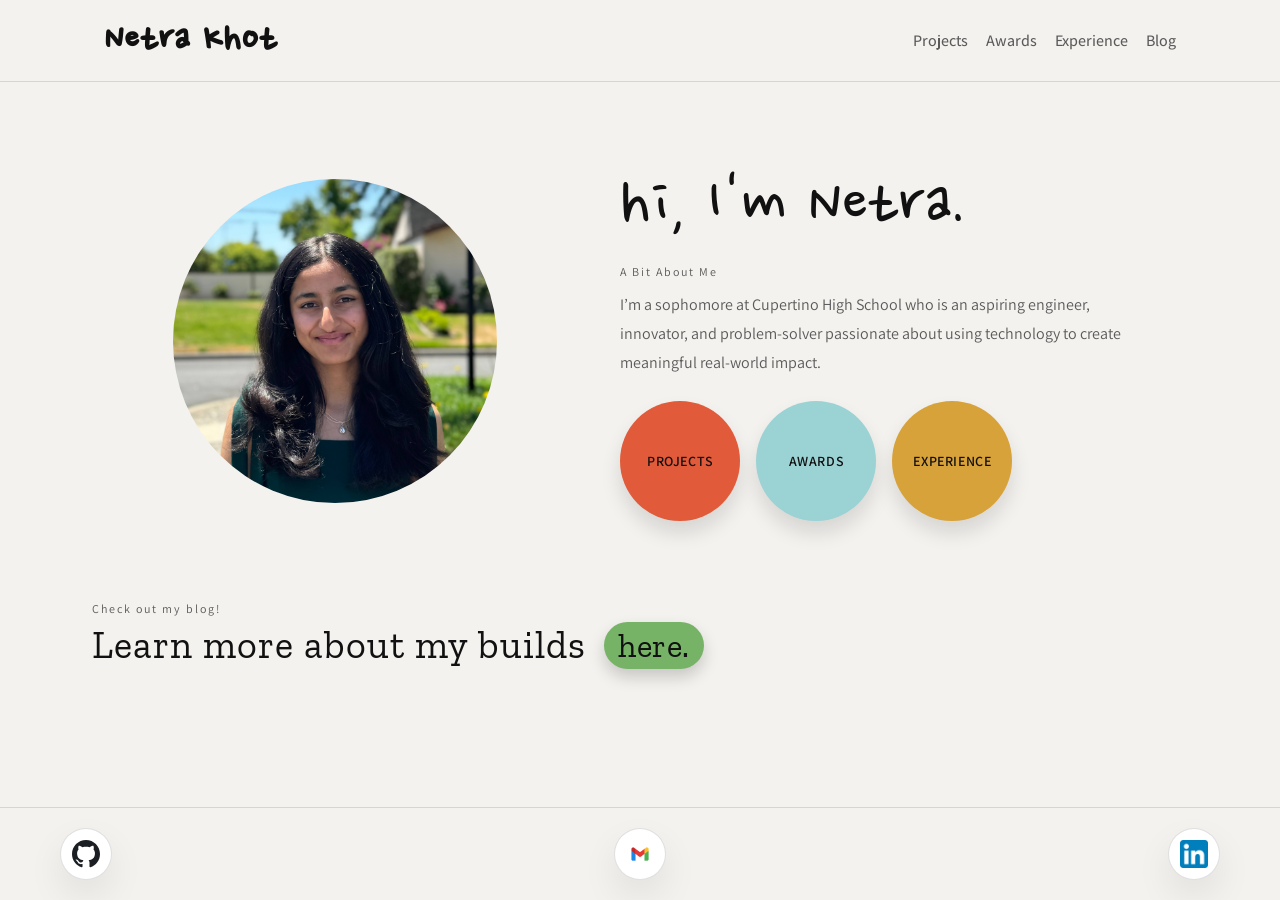
<file: docs/index.html>
<!DOCTYPE html>
<html lang="en">
<head>
  <meta charset="UTF-8">
  <meta name="viewport" content="width=device-width, initial-scale=1.0">
  <meta name="description" content="Netra Khot personal website with projects, awards, and experiences.">
  <title>Netra Khot</title>
  <link rel="icon" type="image/svg+xml" href="data:image/svg+xml,%3Csvg xmlns='http://www.w3.org/2000/svg' width='16' height='16' viewBox='0 0 16 16'%3E%3Crect width='16' height='16' fill='%23000000'/%3E%3Ctext x='3' y='11' font-size='9' fill='%23ffffff'%3Enk%3C/text%3E%3C/svg%3E">
  <link rel="preconnect" href="https://fonts.googleapis.com">
  <link rel="preconnect" href="https://fonts.gstatic.com" crossorigin>
  <link href="https://fonts.googleapis.com/css2?family=Assistant:wght@400;500;600;700&family=Nanum+Pen+Script&family=Saira:wght@400;500;600;700&family=Zilla+Slab:wght@400;600&display=swap" rel="stylesheet">
  <link rel="stylesheet" href="css/styles.css">
</head>
<body>
  <div class="page">
    <nav class="top-nav">
      <div class="top-nav-inner">
        <div class="logo"><span class="nav-current" aria-current="page">Netra Khot</span></div>
        <div class="nav-links">
          <a href="projects.html">Projects</a>
          <a href="awards.html">Awards</a>
          <a href="experience.html">Experience</a>
          <a href="blog.html">Blog</a>
        </div>
      </div>
    </nav>

    <header class="hero" id="top">
      <img class="hero-photo" src="images/netrakhot.png" alt="Portrait of Netra Khot">
      <div class="hero-content">
        <h1>hi, I'm Netra.</h1>
        <p class="hero-kicker">A Bit About Me</p>
        <p class="hero-body">I’m a sophomore at Cupertino High School who is an aspiring engineer, innovator, 
          and problem-solver passionate about using technology to create meaningful real-world impact.
</p>
        <div class="hero-actions">
          <a class="button projects" href="projects.html">Projects</a>
          <a class="button contact" href="awards.html">Awards</a>
          <a class="button resume" href="experience.html">Experience</a>
        </div>
      </div>
    </header>

    <section id="about" class="section">
      <div class="section-header">
        <p class="section-kicker">Check out my blog!</p>
        <h2>
          Learn more about my builds
          <a class="inline-button" href="blog.html">here.</a>
        </h2>
      </div>
      <p class="section-body"></p>
    </section>


    <section id="contact" class="section contact">
      <div class="contact-icons" aria-label="Social links">
        <a class="contact-icon" href="https://github.com/moonleaf1" aria-label="GitHub" target="_blank" rel="noopener">
          <img src="images/icon-github.svg" alt="" loading="lazy">
        </a>
        <a class="contact-icon" href="https://mail.google.com/mail/?view=cm&fs=1&to=netraaqua@gmail.com" aria-label="Email" target="_blank" rel="noopener">
          <img class="icon-gmail" src="images/icon-gmail.png" alt="" loading="lazy">
        </a>
        <a class="contact-icon" href="https://www.linkedin.com" aria-label="LinkedIn" target="_blank" rel="noopener">
          <img src="images/icon-linkedin.png" alt="" loading="lazy">
        </a>
      </div>
    </section>
  </div>
  <script>
    window.addEventListener("load", () => {
      window.scrollTo(0, 0);
    });
  </script>
</body>
</html>
</file>
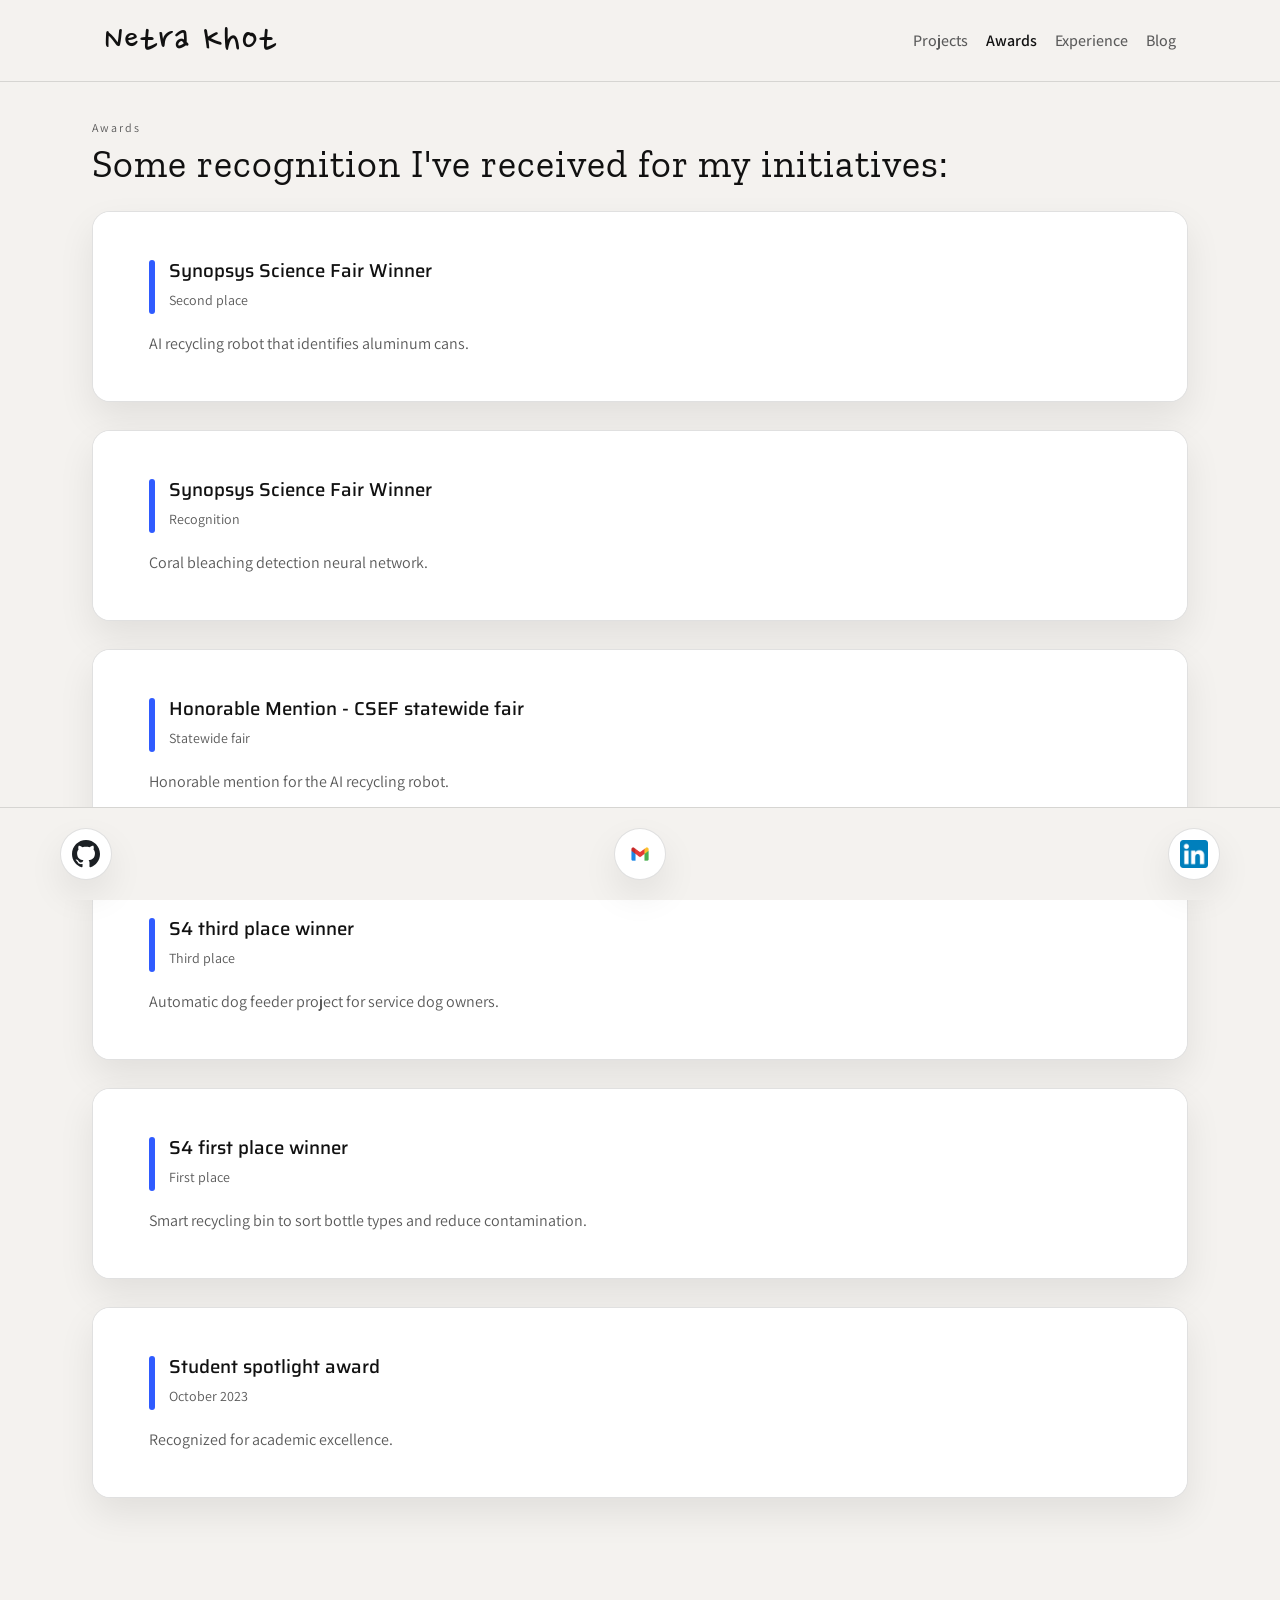
<file: docs/awards.html>
<!DOCTYPE html>
<html lang="en">
<head>
  <meta charset="UTF-8">
  <meta name="viewport" content="width=device-width, initial-scale=1.0">
  <meta name="description" content="Awards and recognition for Netra Khot.">
  <title>Awards | Netra Khot</title>
  <link rel="icon" type="image/svg+xml" href="data:image/svg+xml,%3Csvg xmlns='http://www.w3.org/2000/svg' width='16' height='16' viewBox='0 0 16 16'%3E%3Crect width='16' height='16' fill='%23000000'/%3E%3Ctext x='3' y='11' font-size='9' fill='%23ffffff'%3Enk%3C/text%3E%3C/svg%3E">
  <link rel="preconnect" href="https://fonts.googleapis.com">
  <link rel="preconnect" href="https://fonts.gstatic.com" crossorigin>
  <link href="https://fonts.googleapis.com/css2?family=Assistant:wght@400;500;600;700&family=Nanum+Pen+Script&family=Saira:wght@400;500;600;700&family=Zilla+Slab:wght@400;600&display=swap" rel="stylesheet">
  <link rel="stylesheet" href="css/styles.css">
</head>
<body class="awards">
  <div class="page">
    <nav class="top-nav">
      <div class="top-nav-inner">
        <div class="logo"><a href="index.html">Netra Khot</a></div>
        <div class="nav-links">
          <a href="projects.html">Projects</a>
          <span class="nav-current" aria-current="page">Awards</span>
          <a href="experience.html">Experience</a>
          <a href="blog.html">Blog</a>
        </div>
      </div>
    </nav>

    <section id="awards" class="section">
      <div class="section-header">
        <p class="section-kicker">Awards</p>
        <h2>Some recognition I've received for my initiatives:</h2>
      </div>
      <div class="projects-stack">
        <article class="project-panel reveal" style="--delay: 0.1s;">
          <div class="project-copy">
            <div class="project-title">
              <span class="project-bar" aria-hidden="true"></span>
              <div>
                <h3>Synopsys Science Fair Winner</h3>
                <p class="muted">Second place</p>
              </div>
            </div>
            <p>AI recycling robot that identifies aluminum cans.</p>
          </div>
        </article>
        <article class="project-panel reveal" style="--delay: 0.2s;">
          <div class="project-copy">
            <div class="project-title">
              <span class="project-bar" aria-hidden="true"></span>
              <div>
                <h3>Synopsys Science Fair Winner</h3>
                <p class="muted">Recognition</p>
              </div>
            </div>
            <p>Coral bleaching detection neural network.</p>
          </div>
        </article>
        <article class="project-panel reveal" style="--delay: 0.3s;">
          <div class="project-copy">
            <div class="project-title">
              <span class="project-bar" aria-hidden="true"></span>
              <div>
                <h3>Honorable Mention - CSEF statewide fair</h3>
                <p class="muted">Statewide fair</p>
              </div>
            </div>
            <p>Honorable mention for the AI recycling robot.</p>
          </div>
        </article>
        <article class="project-panel reveal" style="--delay: 0.4s;">
          <div class="project-copy">
            <div class="project-title">
              <span class="project-bar" aria-hidden="true"></span>
              <div>
                <h3>S4 third place winner</h3>
                <p class="muted">Third place</p>
              </div>
            </div>
            <p>Automatic dog feeder project for service dog owners.</p>
          </div>
        </article>
        <article class="project-panel reveal" style="--delay: 0.5s;">
          <div class="project-copy">
            <div class="project-title">
              <span class="project-bar" aria-hidden="true"></span>
              <div>
                <h3>S4 first place winner</h3>
                <p class="muted">First place</p>
              </div>
            </div>
            <p>Smart recycling bin to sort bottle types and reduce contamination.</p>
          </div>
        </article>
        <article class="project-panel reveal" style="--delay: 0.6s;">
          <div class="project-copy">
            <div class="project-title">
              <span class="project-bar" aria-hidden="true"></span>
              <div>
                <h3>Student spotlight award</h3>
                <p class="muted">October 2023</p>
              </div>
            </div>
            <p>Recognized for academic excellence.</p>
          </div>
        </article>
      </div>
    </section>
    <section id="contact" class="section contact">
      <div class="contact-icons" aria-label="Social links">
        <a class="contact-icon" href="https://github.com/moonleaf1" aria-label="GitHub" target="_blank" rel="noopener">
          <img src="images/icon-github.svg" alt="" loading="lazy">
        </a>
        <a class="contact-icon" href="https://mail.google.com/mail/?view=cm&fs=1&to=netraaqua@gmail.com" aria-label="Email" target="_blank" rel="noopener">
          <img class="icon-gmail" src="images/icon-gmail.png" alt="" loading="lazy">
        </a>
        <a class="contact-icon" href="https://www.linkedin.com/in/netra-khot-783b143a1/" aria-label="LinkedIn" target="_blank" rel="noopener">
          <img src="images/icon-linkedin.png" alt="" loading="lazy">
        </a>
      </div>
    </section>
  </div>
  <script>
    window.addEventListener("load", () => {
      window.scrollTo(0, 0);
    });
  </script>
</body>
</html>
</file>
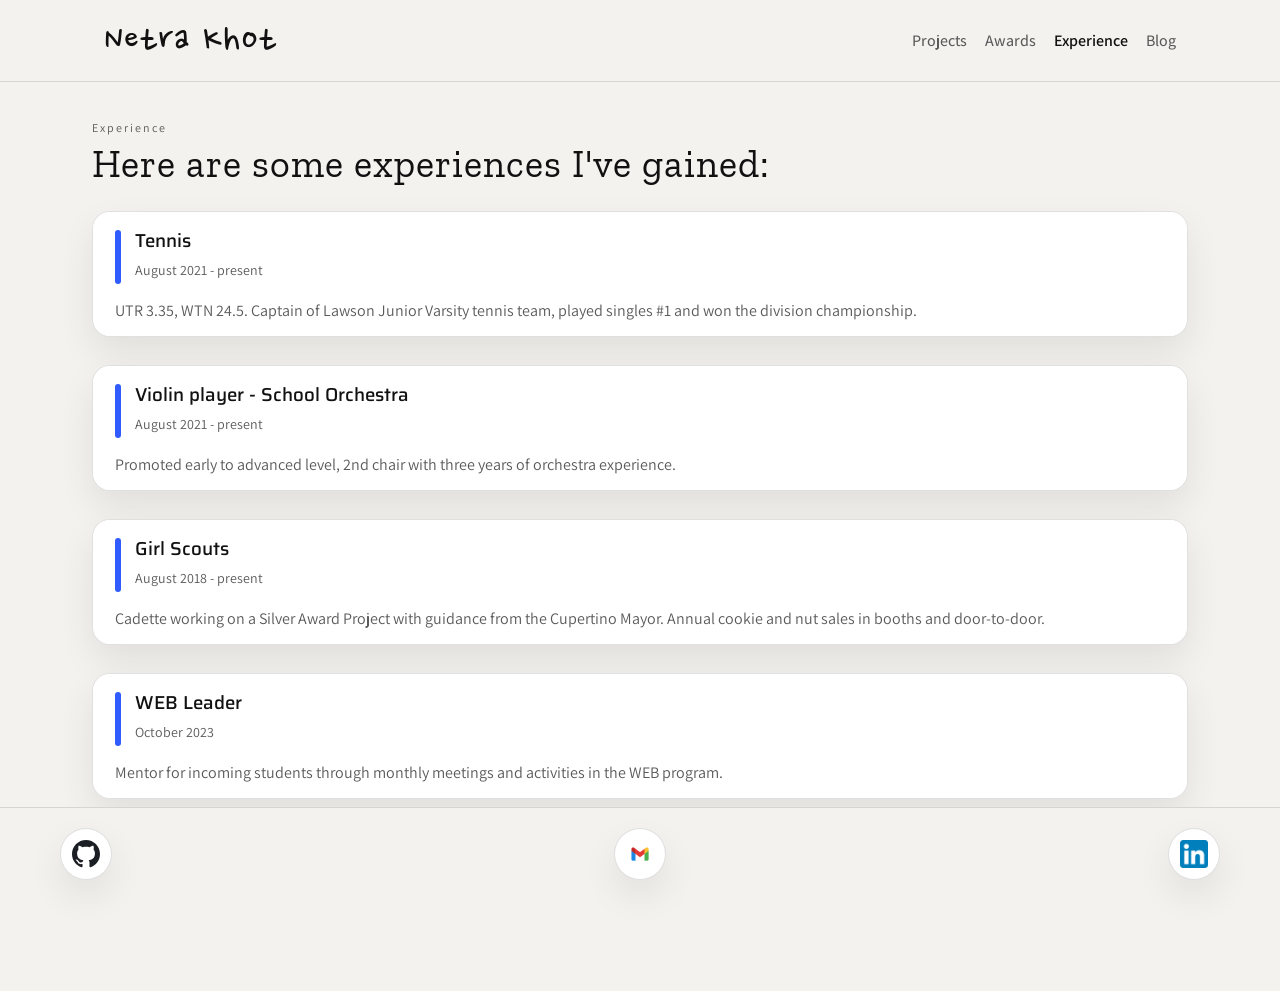
<file: docs/experience.html>
<!DOCTYPE html>
<html lang="en">
<head>
  <meta charset="UTF-8">
  <meta name="viewport" content="width=device-width, initial-scale=1.0">
  <meta name="description" content="Experience highlights for Netra Khot.">
  <title>Experience | Netra Khot</title>
  <link rel="icon" type="image/svg+xml" href="data:image/svg+xml,%3Csvg xmlns='http://www.w3.org/2000/svg' width='16' height='16' viewBox='0 0 16 16'%3E%3Crect width='16' height='16' fill='%23000000'/%3E%3Ctext x='3' y='11' font-size='9' fill='%23ffffff'%3Enk%3C/text%3E%3C/svg%3E">
  <link rel="preconnect" href="https://fonts.googleapis.com">
  <link rel="preconnect" href="https://fonts.gstatic.com" crossorigin>
  <link href="https://fonts.googleapis.com/css2?family=Assistant:wght@400;500;600;700&family=Nanum+Pen+Script&family=Saira:wght@400;500;600;700&family=Zilla+Slab:wght@400;600&display=swap" rel="stylesheet">
  <link rel="stylesheet" href="css/styles.css">
</head>
<body class="experience">
  <div class="page">
    <nav class="top-nav">
      <div class="top-nav-inner">
        <div class="logo"><a href="index.html">Netra Khot</a></div>
        <div class="nav-links">
          <a href="projects.html">Projects</a>
          <a href="awards.html">Awards</a>
          <span class="nav-current" aria-current="page">Experience</span>
          <a href="blog.html">Blog</a>
        </div>
      </div>
    </nav>

    <section id="experience" class="section">
      <div class="section-header">
        <p class="section-kicker">Experience</p>
        <h2>Here are some experiences I've gained:</h2>
      </div>
      <div class="projects-stack">
        <article class="project-panel reveal" style="--delay: 0.1s;">
          <div class="project-copy">
            <div class="project-title">
              <span class="project-bar" aria-hidden="true"></span>
              <div>
                <h3>Tennis</h3>
                <p class="muted">August 2021 - present</p>
              </div>
            </div>
            <p>UTR 3.35, WTN 24.5. Captain of Lawson Junior Varsity tennis team, played singles #1 and won the division championship.</p>
          </div>
          <div class="project-media">
            <img src="images/exp-tennis.svg" alt="Illustration of tennis experience">
          </div>
        </article>
        <article class="project-panel reveal" style="--delay: 0.2s;">
          <div class="project-copy">
            <div class="project-title">
              <span class="project-bar" aria-hidden="true"></span>
              <div>
                <h3>Violin player - School Orchestra</h3>
                <p class="muted">August 2021 - present</p>
              </div>
            </div>
            <p>Promoted early to advanced level, 2nd chair with three years of orchestra experience.</p>
          </div>
          <div class="project-media">
            <img src="images/exp-violin.svg" alt="Illustration of violin experience">
          </div>
        </article>
        <article class="project-panel reveal" style="--delay: 0.3s;">
          <div class="project-copy">
            <div class="project-title">
              <span class="project-bar" aria-hidden="true"></span>
              <div>
                <h3>Girl Scouts</h3>
                <p class="muted">August 2018 - present</p>
              </div>
            </div>
            <p>Cadette working on a Silver Award Project with guidance from the Cupertino Mayor. Annual cookie and nut sales in booths and door-to-door.</p>
          </div>
          <div class="project-media">
            <img src="images/exp-girl-scouts.svg" alt="Illustration of Girl Scouts experience">
          </div>
        </article>
        <article class="project-panel reveal" style="--delay: 0.4s;">
          <div class="project-copy">
            <div class="project-title">
              <span class="project-bar" aria-hidden="true"></span>
              <div>
                <h3>WEB Leader</h3>
                <p class="muted">October 2023</p>
              </div>
            </div>
            <p>Mentor for incoming students through monthly meetings and activities in the WEB program.</p>
          </div>
          <div class="project-media">
            <img src="images/exp-web-leader.svg" alt="Illustration of WEB Leader experience">
          </div>
        </article>
      </div>
    </section>
    <section id="contact" class="section contact">
      <div class="contact-icons" aria-label="Social links">
        <a class="contact-icon" href="https://github.com/moonleaf1" aria-label="GitHub" target="_blank" rel="noopener">
          <img src="images/icon-github.svg" alt="" loading="lazy">
        </a>
        <a class="contact-icon" href="https://mail.google.com/mail/?view=cm&fs=1&to=netraaqua@gmail.com" aria-label="Email" target="_blank" rel="noopener">
          <img class="icon-gmail" src="images/icon-gmail.png" alt="" loading="lazy">
        </a>
        <a class="contact-icon" href="https://www.linkedin.com" aria-label="LinkedIn" target="_blank" rel="noopener">
          <img src="images/icon-linkedin.png" alt="" loading="lazy">
        </a>
      </div>
    </section>
  </div>
  <script>
    window.addEventListener("load", () => {
      window.scrollTo(0, 0);
    });
  </script>
</body>
</html>
</file>
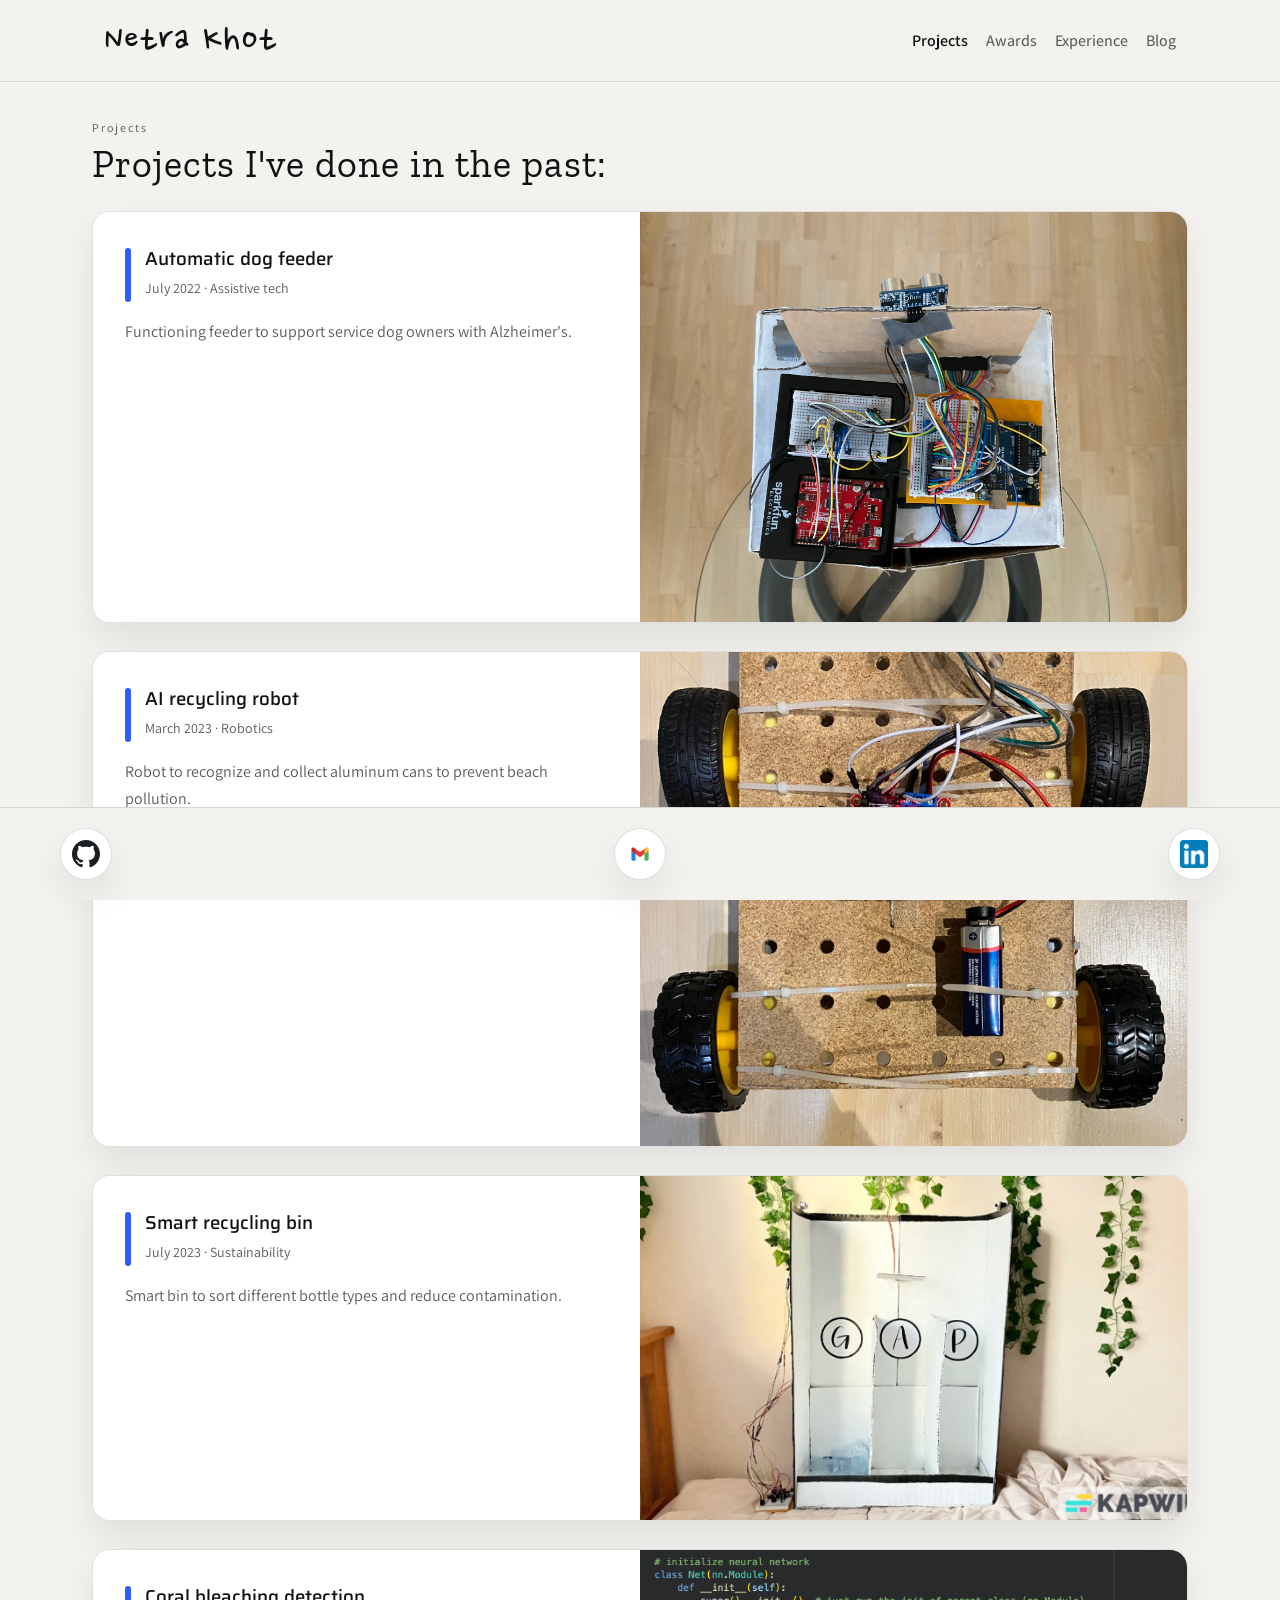
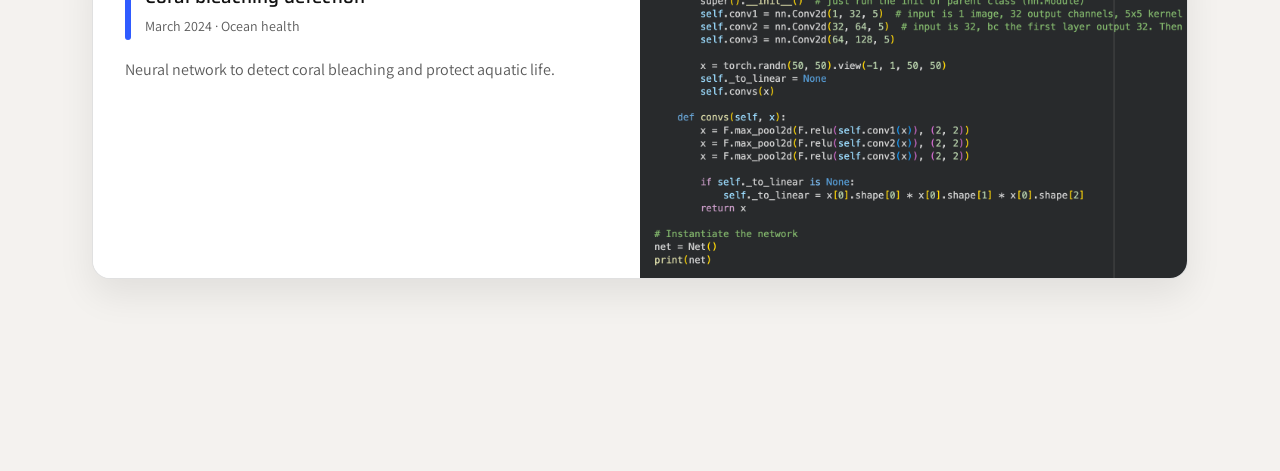
<file: docs/projects.html>
<!DOCTYPE html>
<html lang="en">
<head>
  <meta charset="UTF-8">
  <meta name="viewport" content="width=device-width, initial-scale=1.0">
  <meta name="description" content="Projects by Netra Khot.">
  <title>Projects | Netra Khot</title>
  <link rel="icon" type="image/svg+xml" href="data:image/svg+xml,%3Csvg xmlns='http://www.w3.org/2000/svg' width='16' height='16' viewBox='0 0 16 16'%3E%3Crect width='16' height='16' fill='%23000000'/%3E%3Ctext x='3' y='11' font-size='9' fill='%23ffffff'%3Enk%3C/text%3E%3C/svg%3E">
  <link rel="preconnect" href="https://fonts.googleapis.com">
  <link rel="preconnect" href="https://fonts.gstatic.com" crossorigin>
  <link href="https://fonts.googleapis.com/css2?family=Assistant:wght@400;500;600;700&family=Nanum+Pen+Script&family=Saira:wght@400;500;600;700&family=Zilla+Slab:wght@400;600&display=swap" rel="stylesheet">
  <link rel="stylesheet" href="css/styles.css">
</head>
<body>
  <div class="page">
    <nav class="top-nav">
      <div class="top-nav-inner">
        <div class="logo"><a href="index.html">Netra Khot</a></div>
        <div class="nav-links">
          <span class="nav-current" aria-current="page">Projects</span>
          <a href="awards.html">Awards</a>
          <a href="experience.html">Experience</a>
          <a href="blog.html">Blog</a>
        </div>
      </div>
    </nav>

    <section id="projects" class="section">
      <div class="section-header">
        <p class="section-kicker">Projects</p>
        <h2>Projects I've done in the past:</h2>
      </div>
      <div class="projects-stack">
        <article class="project-panel reveal" style="--delay: 0.1s;">
          <div class="project-copy">
            <div class="project-title">
              <span class="project-bar" aria-hidden="true"></span>
              <div>
                <h3>Automatic dog feeder</h3>
                <p class="muted">July 2022 · Assistive tech</p>
              </div>
            </div>
            <p>Functioning feeder to support service dog owners with Alzheimer's.</p>
          </div>
          <div class="project-media">
            <img src="images/project-dog-feeder.jpg" alt="Illustration of an automatic dog feeder project">
          </div>
        </article>
        <article class="project-panel reveal" style="--delay: 0.2s;">
          <div class="project-copy">
            <div class="project-title">
              <span class="project-bar" aria-hidden="true"></span>
              <div>
                <h3>AI recycling robot</h3>
                <p class="muted">March 2023 · Robotics</p>
              </div>
            </div>
            <p>Robot to recognize and collect aluminum cans to prevent beach pollution.</p>
          </div>
          <div class="project-media">
            <img src="images/recyclingCar.jpg" alt="Illustration of an AI recycling robot project">
          </div>
        </article>
        <article class="project-panel reveal" style="--delay: 0.3s;">
          <div class="project-copy">
            <div class="project-title">
              <span class="project-bar" aria-hidden="true"></span>
              <div>
                <h3>Smart recycling bin</h3>
                <p class="muted">July 2023 · Sustainability</p>
              </div>
            </div>
            <p>Smart bin to sort different bottle types and reduce contamination.</p>
          </div>
          <div class="project-media">
            <img src="images/recyclingBin.png" alt="Illustration of a smart recycling bin project">
          </div>
        </article>
        <article class="project-panel reveal" style="--delay: 0.4s;">
          <div class="project-copy">
            <div class="project-title">
              <span class="project-bar" aria-hidden="true"></span>
              <div>
                <h3>Coral bleaching detection</h3>
                <p class="muted">March 2024 · Ocean health</p>
              </div>
            </div>
            <p>Neural network to detect coral bleaching and protect aquatic life.</p>
          </div>
          <div class="project-media">
            <img src="images/coralBleachingCode.png" alt="Illustration of coral bleaching detection project">
          </div>
        </article>
      </div>
    </section>
    <section id="contact" class="section contact">
      <div class="contact-icons" aria-label="Social links">
        <a class="contact-icon" href="https://github.com/moonleaf1" aria-label="GitHub" target="_blank" rel="noopener">
          <img src="images/icon-github.svg" alt="" loading="lazy">
        </a>
        <a class="contact-icon" href="https://mail.google.com/mail/?view=cm&fs=1&to=netraaqua@gmail.com" aria-label="Email" target="_blank" rel="noopener">
          <img class="icon-gmail" src="images/icon-gmail.png" alt="" loading="lazy">
        </a>
        <a class="contact-icon" href="https://www.linkedin.com" aria-label="LinkedIn" target="_blank" rel="noopener">
          <img src="images/icon-linkedin.png" alt="" loading="lazy">
        </a>
      </div>
    </section>
  </div>
  <script>
    window.addEventListener("load", () => {
      window.scrollTo(0, 0);
    });
  </script>
</body>
</html>
</file>
<file: docs/css/styles.css>
:root {
  --bg: #f4f2ef;
  --panel: #ffffff;
  --accent: #111111;
  --accent-strong: #111111;
  --accent-soft: #dcd7d0;
  --signal: #111111;
  --ink: #111111;
  --slate: #5a5a5a;
  --white: #ffffff;
  --shadow: 0 16px 36px rgba(0, 0, 0, 0.08);
  --line: rgba(0, 0, 0, 0.12);
}

* {
  box-sizing: border-box;
  margin: 0;
  padding: 0;
}

body {
  font-family: "Assistant", "Trebuchet MS", sans-serif;
  background-color: var(--bg);
  background-image: none;
  color: var(--ink);
  min-height: 100vh;
}

h1,
h2,
h3,
h4,
h5,
h6 {
  font-family: "Saira", "Trebuchet MS", sans-serif;
}

body::before,
body::after {
  content: none;
}

.page {
  max-width: 1160px;
  margin: 0 auto;
  padding: 120px 32px 120px;
}


.top-nav {
  margin-bottom: 48px;
  padding: 0;
  position: fixed;
  top: 0;
  left: 0;
  right: 0;
  background: var(--bg);
  border-bottom: 1px solid var(--line);
  width: 100%;
  margin-left: 0;
  z-index: 10;
}

.top-nav-inner {
  display: flex;
  align-items: center;
  justify-content: space-between;
  max-width: 1120px;
  margin: 0 auto;
  padding: 14px 24px;
}

.logo {
  font-family: "Nanum Pen Script", "Saira", "Trebuchet MS", sans-serif;
  font-size: 42px;
  font-weight: 400;
  letter-spacing: 1px;
}

.logo a {
  color: var(--ink);
  text-decoration: none;
}

.nav-links {
  display: flex;
  gap: 18px;
  flex-wrap: wrap;
}

.nav-links a {
  color: var(--slate);
  text-decoration: none;
  font-weight: 500;
  transition: color 0.2s ease;
}

.nav-links a:hover {
  color: var(--ink);
}

.nav-current {
  color: var(--ink);
  font-weight: 600;
  user-select: none;
}

.hero {
  display: grid;
  grid-template-columns: minmax(0, 0.9fr) minmax(0, 1.1fr);
  gap: 64px;
  align-items: center;
  margin: 40px 0 80px;
}

.hero-content {
  max-width: 520px;
}

.hero-content h1 {
  font-family: "Nanum Pen Script", "Saira", "Trebuchet MS", sans-serif;
  font-size: clamp(3.2rem, 6vw, 4.6rem);
  margin: 0 0 12px;
  color: var(--ink);
  text-align: left;
  font-weight: 400;
}

.hero-kicker {
  letter-spacing: 2px;
  font-size: 12px;
  color: var(--slate);
  margin-bottom: 12px;
}

.hero-actions {
  display: flex;
  gap: 16px;
  flex-wrap: wrap;
}

.button {
  display: inline-flex;
  align-items: center;
  justify-content: center;
  border-radius: 999px;
  font-weight: 600;
  text-decoration: none;
  border: 2px solid transparent;
  transition: transform 0.2s ease, box-shadow 0.2s ease;
  width: 120px;
  height: 120px;
  text-transform: uppercase;
  letter-spacing: 0.6px;
  font-size: 14px;
}

.button.resume {
  background: #d8a23a;
  color: #111111;
  box-shadow: 0 12px 20px rgba(0, 0, 0, 0.12);
}

.button.projects {
  background: #e15a3a;
  color: #111111;
  box-shadow: 0 12px 20px rgba(0, 0, 0, 0.12);
}

.button.contact {
  background: #9bd2d4;
  color: #111111;
  box-shadow: 0 12px 20px rgba(0, 0, 0, 0.12);
}

.button.blog {
  background: #b8c07a;
  color: #111111;
  box-shadow: 0 12px 20px rgba(0, 0, 0, 0.12);
}

.button:hover {
  transform: translateY(-2px);
}

.hero-body {
  font-size: 16px;
  line-height: 1.8;
  color: var(--slate);
  margin-bottom: 24px;
}

.hero-photo {
  width: clamp(216px, 28.8vw, 324px);
  height: clamp(216px, 28.8vw, 324px);
  border-radius: 50%;
  object-fit: cover;
  object-position: center;
  border: none;
  transform: translateX(25%);
}

.hero-card {
  background: var(--panel);
  border-radius: 20px;
  padding: 24px;
  box-shadow: var(--shadow);
  border: 1px solid var(--line);
}

.hero-card-title {
  font-weight: 600;
  margin-bottom: 16px;
  color: var(--slate);
  text-transform: uppercase;
  letter-spacing: 1.6px;
  font-size: 12px;
}

.hero-card-grid {
  display: grid;
  grid-template-columns: repeat(2, minmax(0, 1fr));
  gap: 12px 20px;
}

.label {
  font-size: 11px;
  text-transform: uppercase;
  letter-spacing: 1.8px;
  color: var(--slate);
  margin-bottom: 6px;
}

.section {
  margin-bottom: 72px;
}

.section-header {
  margin-bottom: 24px;
}

.section-kicker {
  letter-spacing: 2px;
  font-size: 12px;
  color: var(--slate);
  margin-bottom: 6px;
}

.section-header h2 {
  font-family: "Saira", "Trebuchet MS", sans-serif;
  font-size: clamp(2rem, 3vw, 2.6rem);
  letter-spacing: 1px;
  font-weight: 400;
}

#projects .section-header h2,
#awards .section-header h2,
#experience .section-header h2 {
  font-family: "Zilla Slab", "Saira", "Trebuchet MS", sans-serif;
}

#about .section-header h2 {
  font-family: "Zilla Slab", "Saira", "Trebuchet MS", sans-serif;
}

.inline-button {
  display: inline-flex;
  align-items: center;
  justify-content: center;
  padding: 4px 14px;
  margin-left: 8px;
  border-radius: 999px;
  background: rgb(118, 179, 102);
  color: #111111;
  text-decoration: none;
  font-size: 0.85em;
  letter-spacing: 0.6px;
  box-shadow: 0 8px 16px rgba(0, 0, 0, 0.18);
  text-transform: none;
  vertical-align: middle;
  position: relative;
  top: -4px;
}

.inline-button:hover {
  transform: translateY(-1px);
}

.section-body {
  font-size: 18px;
  line-height: 1.7;
  color: var(--slate);
  max-width: 820px;
}

.about-actions {
  margin-top: 18px;
}

.grid-2 {
  display: grid;
  grid-template-columns: repeat(2, minmax(0, 1fr));
  gap: 24px;
}

.projects-grid {
  grid-template-columns: 1fr;
}

.projects-stack {
  display: grid;
  gap: 28px;
}

.project-panel {
  display: grid;
  grid-template-columns: minmax(0, 1fr) minmax(0, 1fr);
  background: var(--panel);
  border: 1px solid var(--line);
  border-radius: 18px;
  overflow: hidden;
  box-shadow: var(--shadow);
}

.project-copy {
  background: var(--white);
  padding: 32px;
}

.awards .project-panel {
  grid-template-columns: 1fr;
}

.awards .project-copy {
  padding: 44px 56px;
}

.experience .project-copy {
  padding: 14px 22px;
}

.experience .project-title {
  margin-bottom: 10px;
}

.experience .muted {
  margin-bottom: 6px;
}

.experience .project-copy > p {
  margin: 6px 0 0;
  line-height: 1.45;
}

.experience .project-panel {
  grid-template-columns: 1fr;
}

.experience .project-media {
  display: none;
}

.project-title {
  display: flex;
  gap: 14px;
  align-items: flex-start;
  margin-bottom: 16px;
}

.project-title h3 {
  margin-bottom: 4px;
  font-family: "Saira", "Trebuchet MS", sans-serif;
  font-weight: 500;
}

.project-bar {
  width: 6px;
  height: 54px;
  border-radius: 999px;
  background: #2f5bff;
  margin-top: 4px;
}

.project-copy p {
  color: var(--slate);
  line-height: 1.7;
  margin: 0;
}

.project-media {
  display: flex;
  align-items: center;
  justify-content: center;
  background: #e6dfd6;
  padding: 0;
}

.project-media img {
  width: 100%;
  height: 100%;
  border-radius: 0;
  box-shadow: none;
  object-fit: cover;
  transform: none;
}

.project-panel:nth-child(even) .project-media {
  background: #f0e6da;
}

.project-panel:nth-child(even) .project-media img {
  transform: none;
}

.media-card {
  background: var(--panel);
  border-radius: 16px;
  padding: 18px;
  display: grid;
  grid-template-columns: 120px minmax(0, 1fr);
  gap: 18px;
  align-items: center;
  box-shadow: var(--shadow);
  border: 1px solid var(--line);
}

.media-card img {
  width: 120px;
  height: 120px;
  border-radius: 12px;
  object-fit: cover;
  border: 1px solid var(--line);
  background: #f1ede7;
}

.media-card h3 {
  margin-bottom: 8px;
  font-size: 20px;
}

.media-card p {
  color: var(--slate);
  line-height: 1.5;
}

.tags {
  display: flex;
  flex-wrap: wrap;
  gap: 8px;
  margin-top: 12px;
}

.tag {
  padding: 6px 12px;
  border-radius: 10px;
  background: var(--accent-soft);
  font-size: 11px;
  font-weight: 600;
  color: var(--accent-strong);
  text-transform: uppercase;
  letter-spacing: 1.2px;
}

.experience-grid {
  display: grid;
  grid-template-columns: repeat(2, minmax(0, 1fr));
  gap: 24px;
}

.experience-card {
  background: var(--panel);
  border-radius: 16px;
  padding: 20px;
  display: grid;
  grid-template-columns: 92px minmax(0, 1fr);
  gap: 16px;
  align-items: center;
  box-shadow: var(--shadow);
  border: 1px solid var(--line);
}

.experience-card img {
  width: 92px;
  height: 92px;
  border-radius: 14px;
  object-fit: cover;
  background: #f1ede7;
  border: 1px solid var(--line);
}

.experience-card h3 {
  margin-bottom: 6px;
}

.muted {
  color: var(--slate);
  font-size: 14px;
  margin-bottom: 8px;
}

.section.contact {
  margin-bottom: 0;
  border-top: 1px solid var(--line);
  padding-top: 32px;
  position: fixed;
  left: 0;
  right: 0;
  bottom: 0;
  background: var(--bg);
  padding: 20px 32px;
  z-index: 10;
}

.contact-icons {
  width: 100%;
  max-width: 1160px;
  margin: 0 auto;
  display: flex;
  justify-content: space-between;
}

.contact-icon {
  width: 52px;
  height: 52px;
  border-radius: 50%;
  border: 1px solid var(--line);
  background: var(--panel);
  display: inline-flex;
  align-items: center;
  justify-content: center;
  box-shadow: var(--shadow);
  transition: transform 0.2s ease, box-shadow 0.2s ease;
}

.contact-icon img {
  width: 28px;
  height: 28px;
}

.icon-gmail {
  width: 50px;
  height: 50px;
}

.contact-icon:hover {
  transform: translateY(-2px);
  box-shadow: 0 18px 28px rgba(0, 0, 0, 0.12);
}

.blog-hero {
  background: var(--panel);
  border-radius: 20px;
  padding: 32px;
  box-shadow: var(--shadow);
  border: 1px solid var(--line);
  margin-bottom: 48px;
}

.blog-list {
  display: grid;
  gap: 20px;
}

.blog-card {
  background: var(--panel);
  border-radius: 20px;
  padding: 22px;
  border: 1px solid var(--line);
  box-shadow: var(--shadow);
}

.blog-date {
  font-size: 13px;
  text-transform: uppercase;
  letter-spacing: 2px;
  color: var(--slate);
  margin-bottom: 8px;
}

.blog-card pre {
  background: #111a33;
  color: #e6efff;
  border-radius: 12px;
  padding: 14px 16px;
  font-size: 14px;
  line-height: 1.6;
  overflow-x: auto;
  margin-top: 12px;
  border: 1px solid rgba(255, 255, 255, 0.08);
}

.blog-card code {
  font-family: "Assistant", "Trebuchet MS", sans-serif;
}

.blog-image {
  width: 250px;
  height: auto;
  border-radius: 12px;
  margin: 14px auto;
  border: 1px solid var(--line);
  box-shadow: var(--shadow);
  display: block;
}

.reveal {
  opacity: 0;
  transform: translateY(12px);
  animation: fadeUp 0.8s ease forwards;
  animation-delay: var(--delay, 0s);
}

@keyframes fadeUp {
  from {
    opacity: 0;
    transform: translateY(12px);
  }
  to {
    opacity: 1;
    transform: translateY(0);
  }
}

@media (max-width: 960px) {
  .hero {
    grid-template-columns: 1fr;
    gap: 32px;
  }

  .project-panel {
    grid-template-columns: 1fr;
  }

  .project-media img {
    transform: none;
  }

  .grid-2,
  .experience-grid {
    grid-template-columns: 1fr;
  }

  .contact-icons {
    gap: 18px;
  }
}

@media (max-width: 640px) {
  .top-nav-inner {
    flex-direction: column;
    align-items: flex-start;
    gap: 12px;
  }

  .nav-links {
    gap: 12px;
  }

  .media-card,
  .experience-card {
    grid-template-columns: 1fr;
  }

  .media-card img,
  .experience-card img {
    width: 100%;
    height: 180px;
  }

  .hero-card-grid {
    grid-template-columns: 1fr;
  }

  .button {
    width: 96px;
    height: 96px;
    font-size: 12px;
  }
}
</file>
